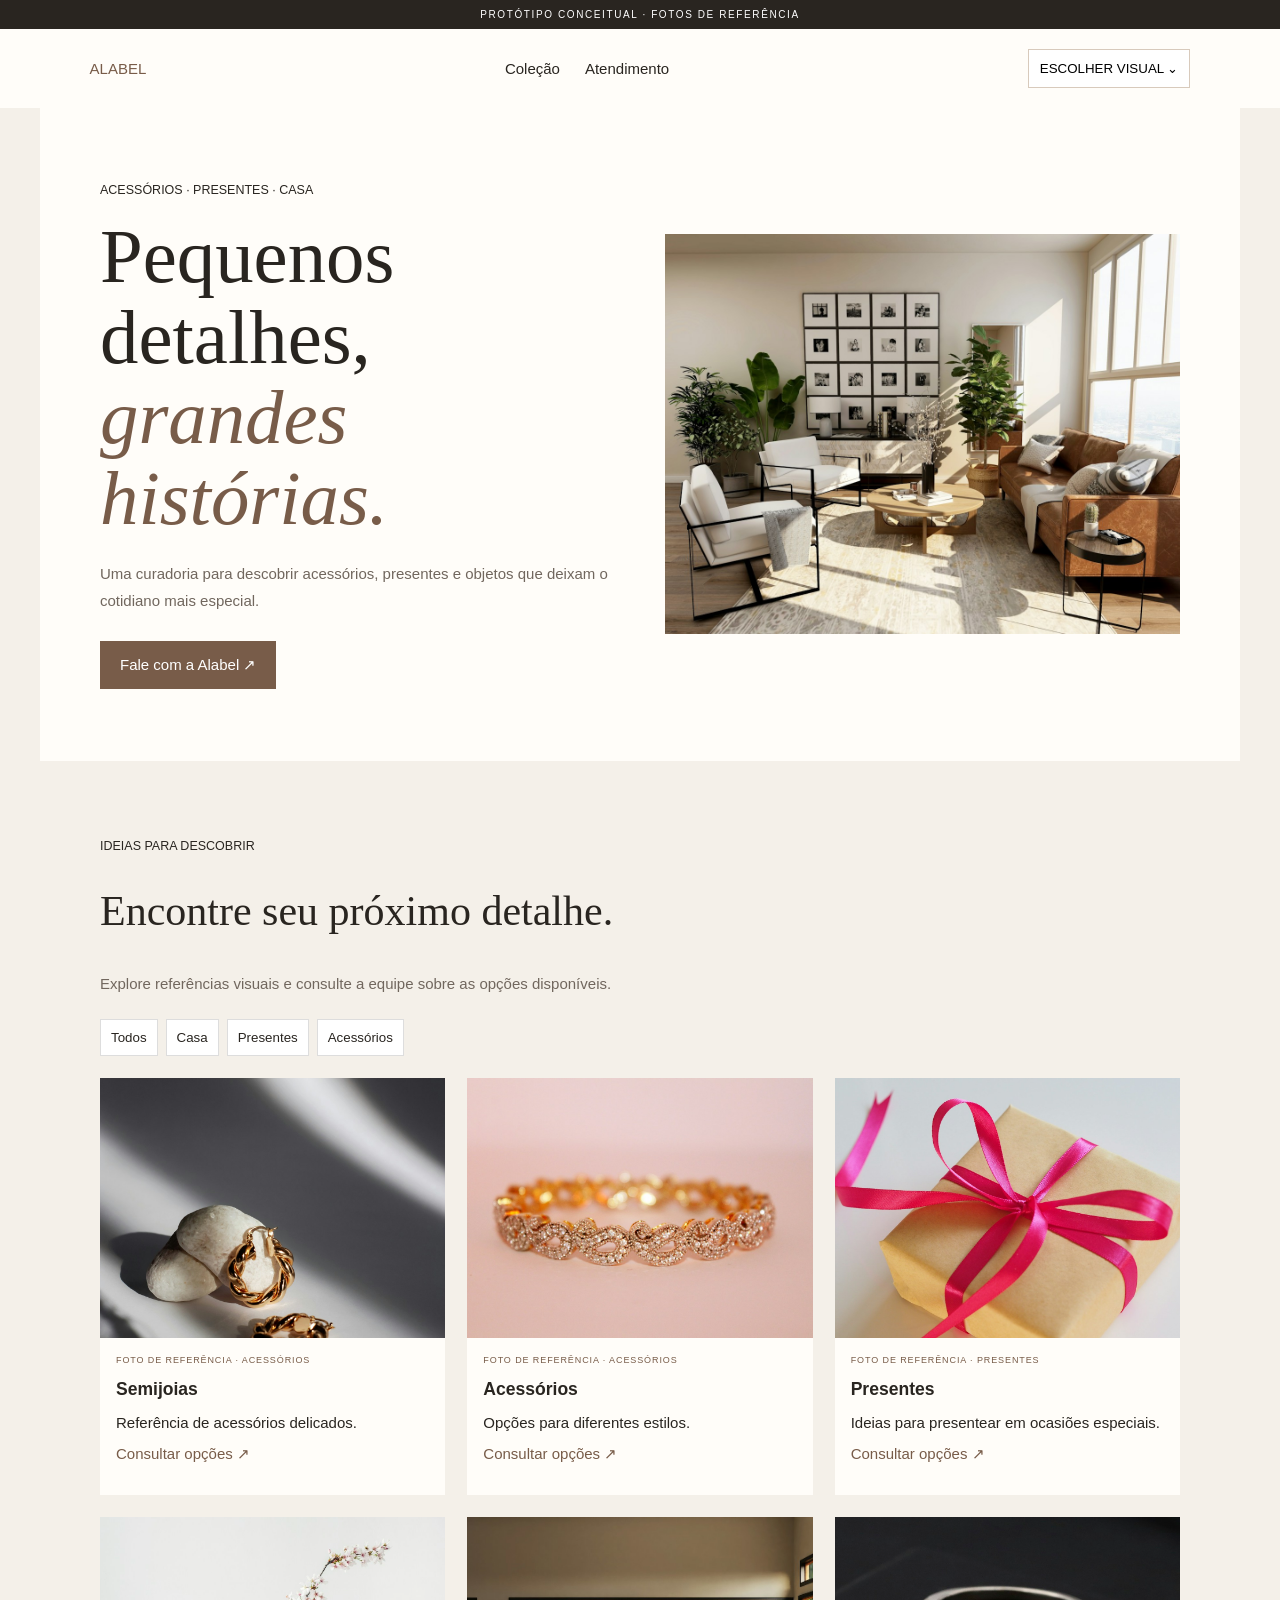
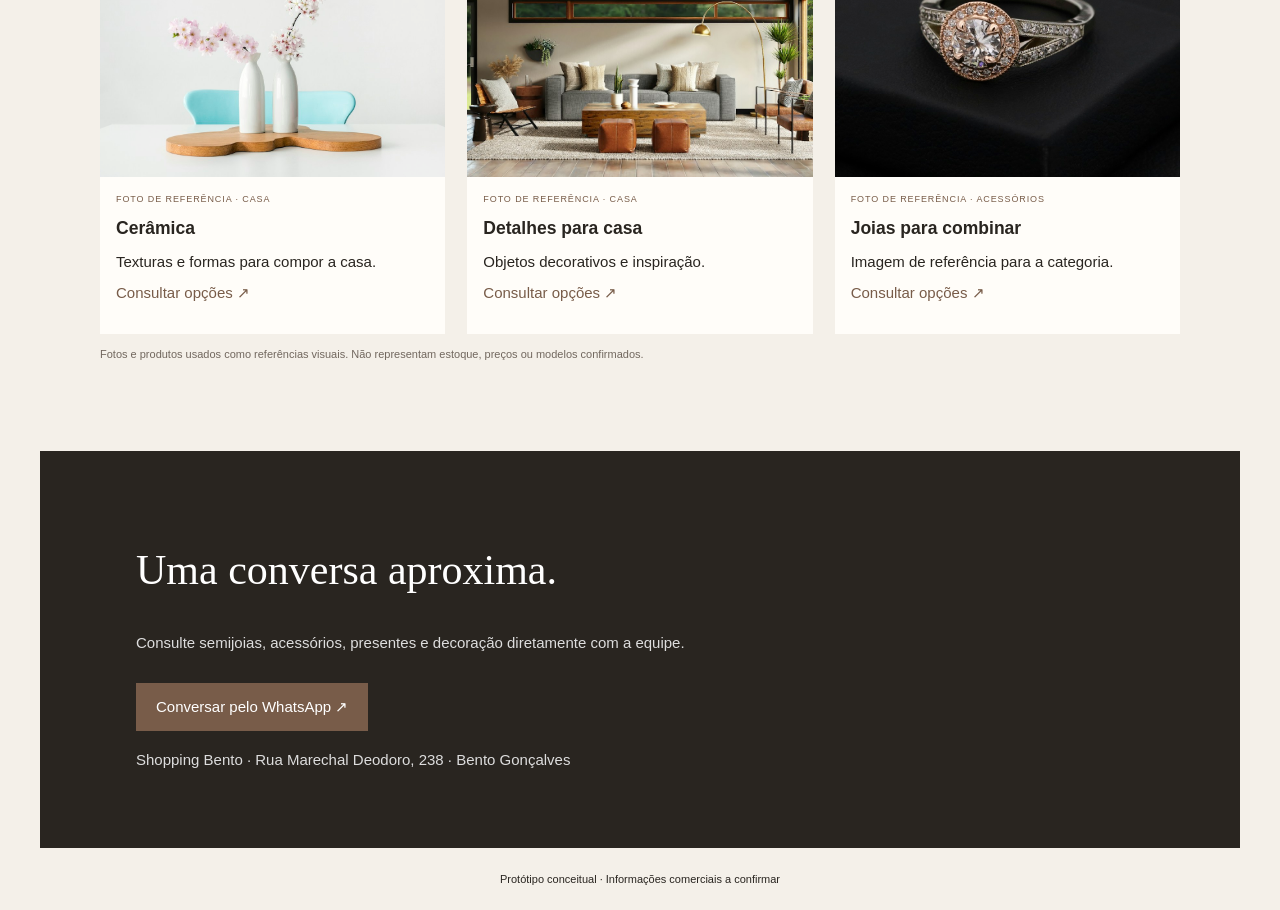
<file: index.html>
<!doctype html><html lang="pt-BR"><head><meta charset="utf-8"><meta name="viewport" content="width=device-width,initial-scale=1"><meta name="description" content="Vitrine conceitual da Alabel Acessórios."><title>Alabel — detalhes que transformam</title><link rel="stylesheet" href="styles.css"><script src="data.js" defer></script><script src="app.js" defer></script></head><body data-design="d1"><div class="notice">PROTÓTIPO CONCEITUAL · FOTOS DE REFERÊNCIA</div><header><a class="logo" href="#top">ALABEL</a><nav><a href="#vitrine">Coleção</a><a href="#atendimento">Atendimento</a></nav><button id="toggle">ESCOLHER VISUAL ⌄</button><div id="designs"></div></header><main id="top"><section class="hero"><div><small>ACESSÓRIOS · PRESENTES · CASA</small><h1>Pequenos detalhes,<br><em>grandes histórias.</em></h1><p>Uma curadoria para descobrir acessórios, presentes e objetos que deixam o cotidiano mais especial.</p><a class="cta" href="https://wa.me/555437023959">Fale com a Alabel ↗</a></div><img src="assets/interior-one.jpg" alt="Ambiente acolhedor, fotografia ilustrativa de referência"></section><section id="vitrine"><small>IDEIAS PARA DESCOBRIR</small><h2>Encontre seu próximo detalhe.</h2><p>Explore referências visuais e consulte a equipe sobre as opções disponíveis.</p><div id="filters"></div><div id="cards"></div><p class="disclaimer">Fotos e produtos usados como referências visuais. Não representam estoque, preços ou modelos confirmados.</p></section><section id="atendimento"><h2>Uma conversa aproxima.</h2><p>Consulte semijoias, acessórios, presentes e decoração diretamente com a equipe.</p><a class="cta" href="https://wa.me/555437023959">Conversar pelo WhatsApp ↗</a><p>Shopping Bento · Rua Marechal Deodoro, 238 · Bento Gonçalves</p></section></main><footer>Protótipo conceitual · Informações comerciais a confirmar</footer></body></html>
</file>
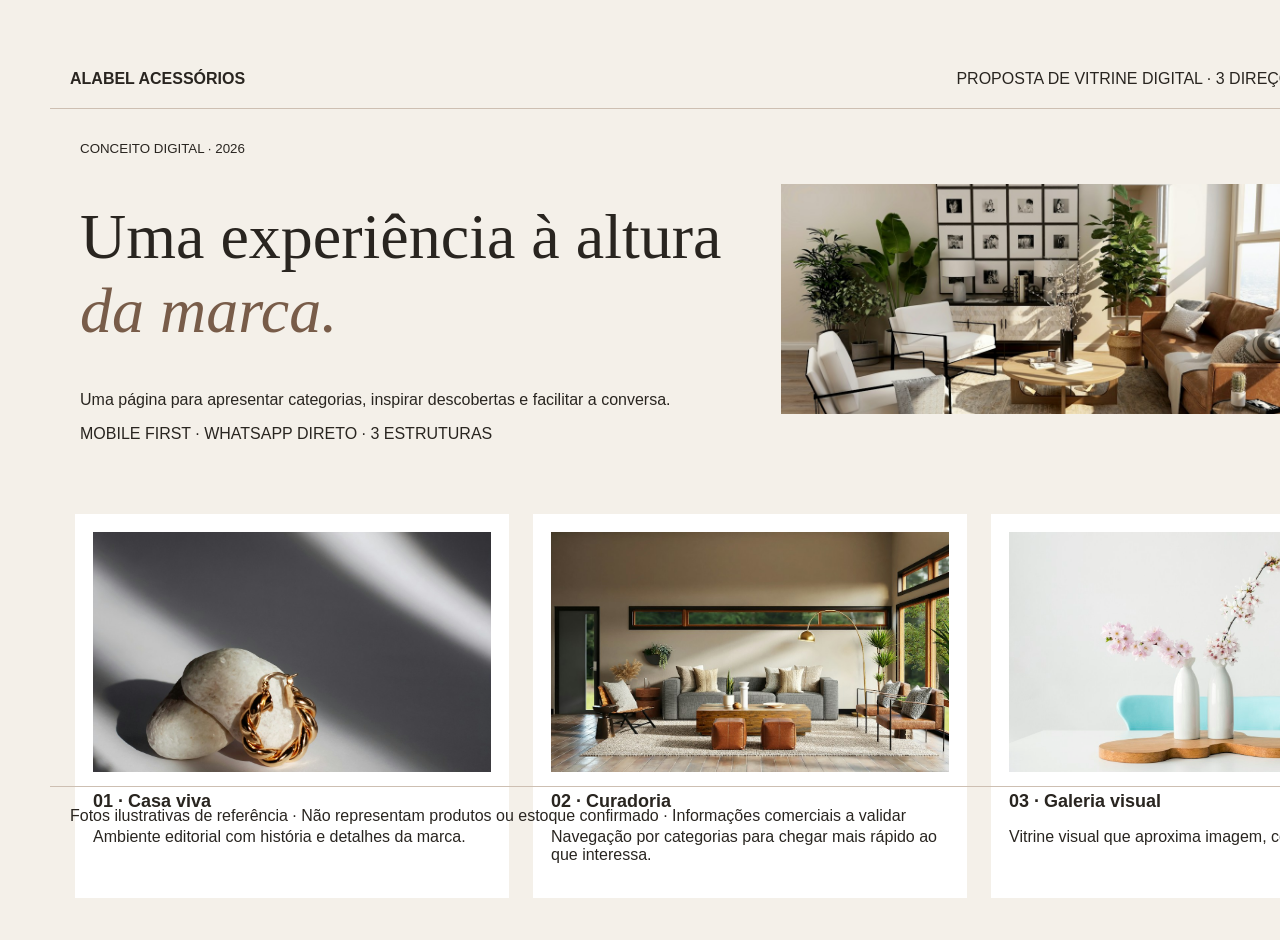
<file: presentation.html>
<!doctype html><html lang="pt-BR"><meta charset="utf-8"><style>body{margin:0;background:#f4f0e9;color:#292520;font:16px Arial}.board{width:1500px;height:940px;padding:50px;box-sizing:border-box}.top{display:flex;justify-content:space-between;border-bottom:1px solid #cdbfb2;padding:20px}.intro{display:flex;gap:60px;align-items:center;padding:30px}.intro img{width:560px;height:230px;object-fit:cover}h1{font:64px Georgia}em{color:#785c49}.cards{display:flex;gap:24px;margin:25px}.card{background:white;width:33%;padding:18px}.card img{width:100%;height:240px;object-fit:cover}.card h2{font-size:18px}.foot{position:absolute;bottom:55px;padding:20px;border-top:1px solid #cdbfb2;width:1380px}</style><div class="board"><div class="top"><b>ALABEL ACESSÓRIOS</b><span>PROPOSTA DE VITRINE DIGITAL · 3 DIREÇÕES ESTRUTURAIS</span></div><div class="intro"><div><small>CONCEITO DIGITAL · 2026</small><h1>Uma experiência à altura<br><em>da marca.</em></h1><p>Uma página para apresentar categorias, inspirar descobertas e facilitar a conversa.</p><p>MOBILE FIRST · WHATSAPP DIRETO · 3 ESTRUTURAS</p></div><img src="assets/interior-one.jpg"></div><div class="cards"><div class="card"><img src="assets/jewelry-one.jpg"><h2>01 · Casa viva</h2><p>Ambiente editorial com história e detalhes da marca.</p></div><div class="card"><img src="assets/interior-two.jpg"><h2>02 · Curadoria</h2><p>Navegação por categorias para chegar mais rápido ao que interessa.</p></div><div class="card"><img src="assets/ceramics.jpg"><h2>03 · Galeria visual</h2><p>Vitrine visual que aproxima imagem, coleção e contato.</p></div></div><div class="foot">Fotos ilustrativas de referência · Não representam produtos ou estoque confirmado · Informações comerciais a validar</div></div></html>
</file>
<file: styles.css>
*{box-sizing:border-box}html{scroll-behavior:smooth}body{margin:0;background:var(--cream,#f4f0e9);color:var(--ink,#292520);font:15px Arial,sans-serif}.notice{text-align:center;background:var(--ink);color:white;padding:9px;font-size:10px;letter-spacing:.16em}header{background:#fffdf9;padding:20px 7%;display:flex;align-items:center;justify-content:space-between;position:sticky;top:0;z-index:4}nav{display:flex;gap:25px}a{color:var(--brand);text-decoration:none}nav a{color:var(--ink)}#toggle{border:1px solid #d8cabc;background:white;padding:11px;cursor:pointer}#designs{display:none;position:absolute;right:7%;top:64px;background:white;box-shadow:0 8px 28px #0002;padding:9px}#designs.open{display:grid}#designs button,#filters button{padding:10px;border:0;background:#fff;cursor:pointer;color:var(--ink)}main{max-width:1200px;margin:auto}.hero{padding:72px 5%;display:grid;grid-template-columns:1fr 1fr;gap:50px;align-items:center;background:#fffdf9}.hero img{width:100%;height:400px;object-fit:cover}.hero h1{font:500 clamp(46px,6vw,78px)/1.05 Georgia,serif;margin:20px 0}.hero h1 em{color:var(--brand)}.hero p,section>p{color:#71675e;line-height:1.8}.cta{display:inline-block;background:var(--brand);color:white;padding:15px 20px;margin-top:12px}section#vitrine{padding:75px 5%}h2{font:42px Georgia,serif}#filters{display:flex;gap:8px;flex-wrap:wrap;margin:22px 0}#filters button{border:1px solid #ddd}#cards{display:grid;grid-template-columns:repeat(3,1fr);gap:22px}#cards article{background:#fffdf9;padding-bottom:18px}#cards img{width:100%;height:260px;object-fit:cover}#cards small,#cards h3,#cards p,#cards a{margin:14px 16px;display:block}#cards small{font-size:9px;letter-spacing:.1em;color:var(--brand)}.disclaimer{font-size:11px}#atendimento{background:var(--ink);color:white;padding:60px 8%}#atendimento p{color:#ddd}footer{padding:25px;text-align:center;font-size:11px}body[data-design=d2] .hero{grid-template-columns:1.15fr .85fr}body[data-design=d2] .hero img{order:-1;height:500px}body[data-design=d2] #cards{grid-template-columns:1fr 1fr}body[data-design=d2] #cards article{display:grid;grid-template-columns:1fr 1fr;align-items:center}body[data-design=d2] #cards img{height:100%;grid-row:span 4}body[data-design=d2] #atendimento{display:flex;align-items:center;justify-content:space-between;gap:30px}body[data-design=d3] .hero{position:relative;min-height:620px;display:flex;align-items:end;color:#fff;background:var(--ink);overflow:hidden}body[data-design=d3] .hero img{position:absolute;inset:0;width:100%;height:100%;opacity:.38}body[data-design=d3] .hero>div{position:relative;max-width:600px}body[data-design=d3] .hero p{color:white}body[data-design=d3] #cards{grid-template-columns:repeat(3,1fr)}body[data-design=d3] #cards img{height:330px}body[data-design=d3] #atendimento{text-align:center}@media(max-width:700px){header{padding:15px;flex-wrap:wrap}nav{display:none}.hero{grid-template-columns:1fr;padding:45px 22px}.hero img{height:300px}#cards{grid-template-columns:1fr 1fr}#cards img{height:190px}body[data-design=d2] #cards{grid-template-columns:1fr}body[data-design=d3] #cards{grid-template-columns:1fr 1fr}}
</file>
